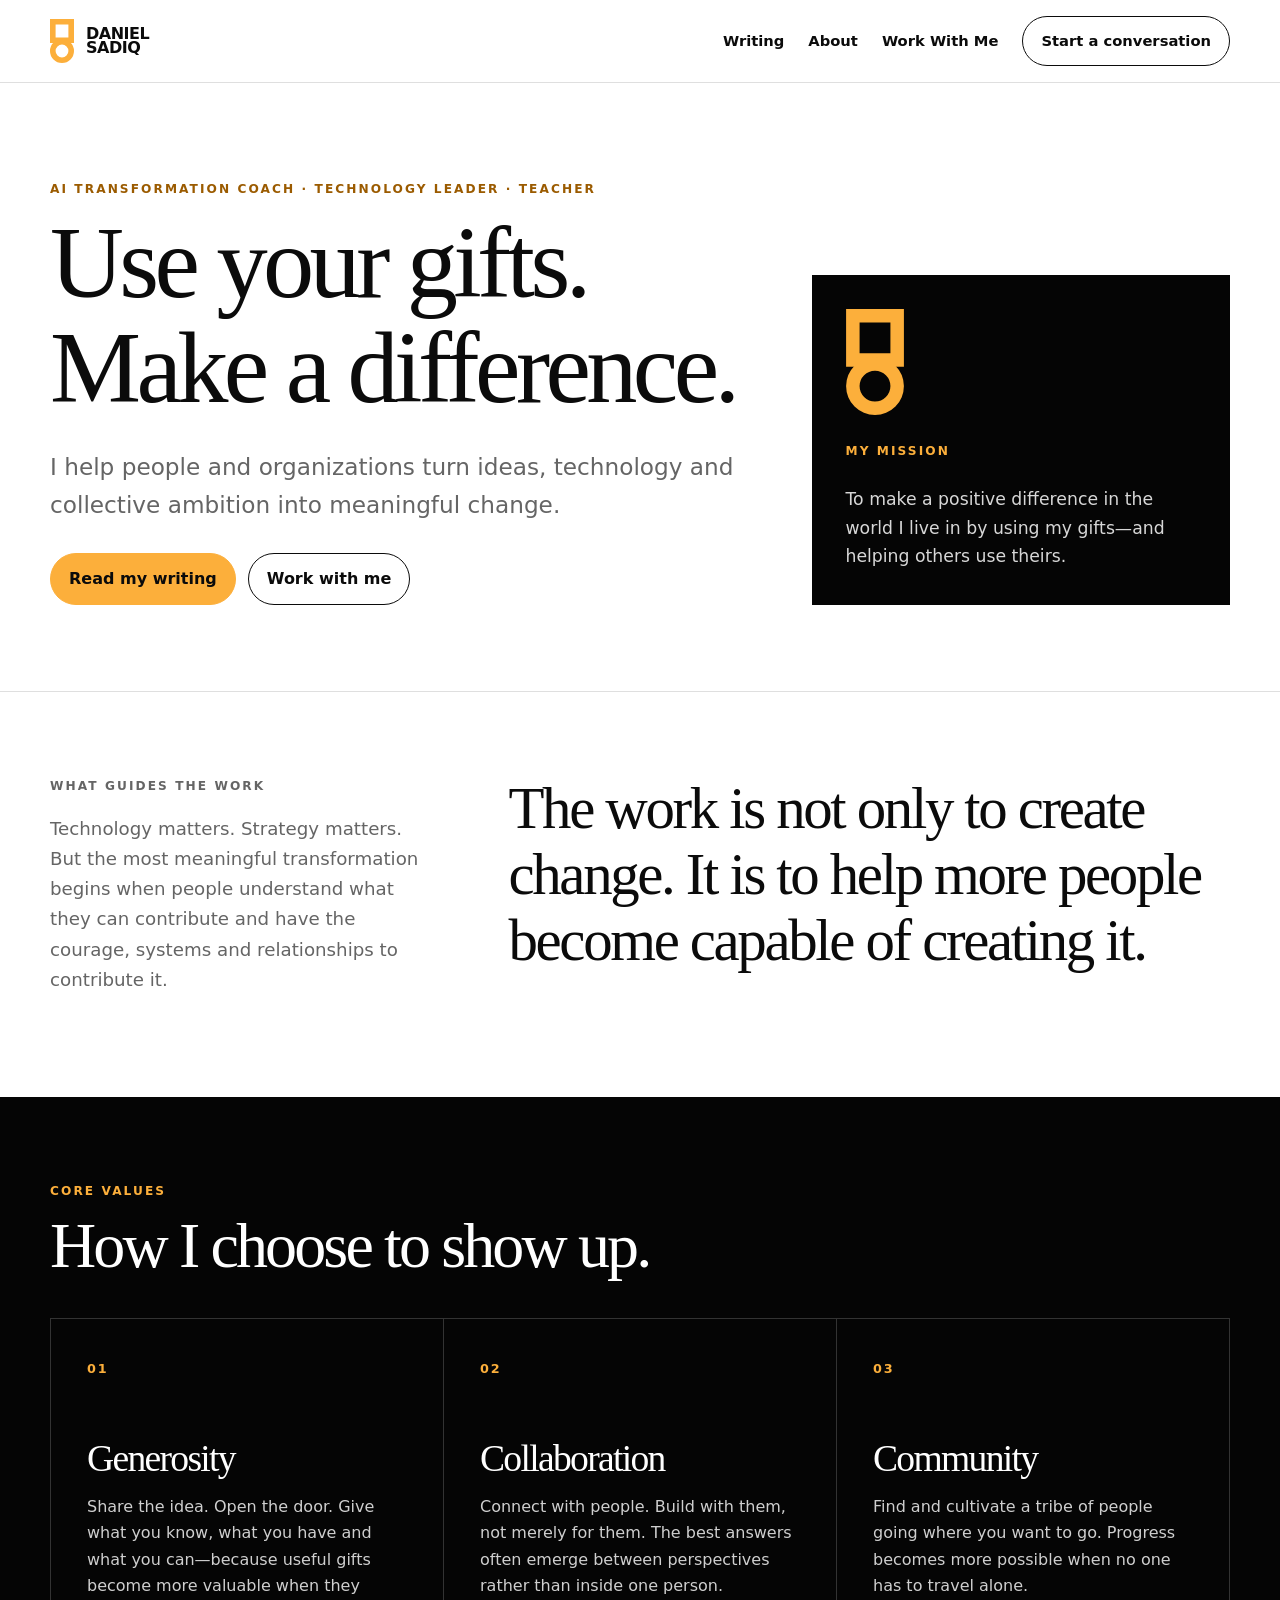
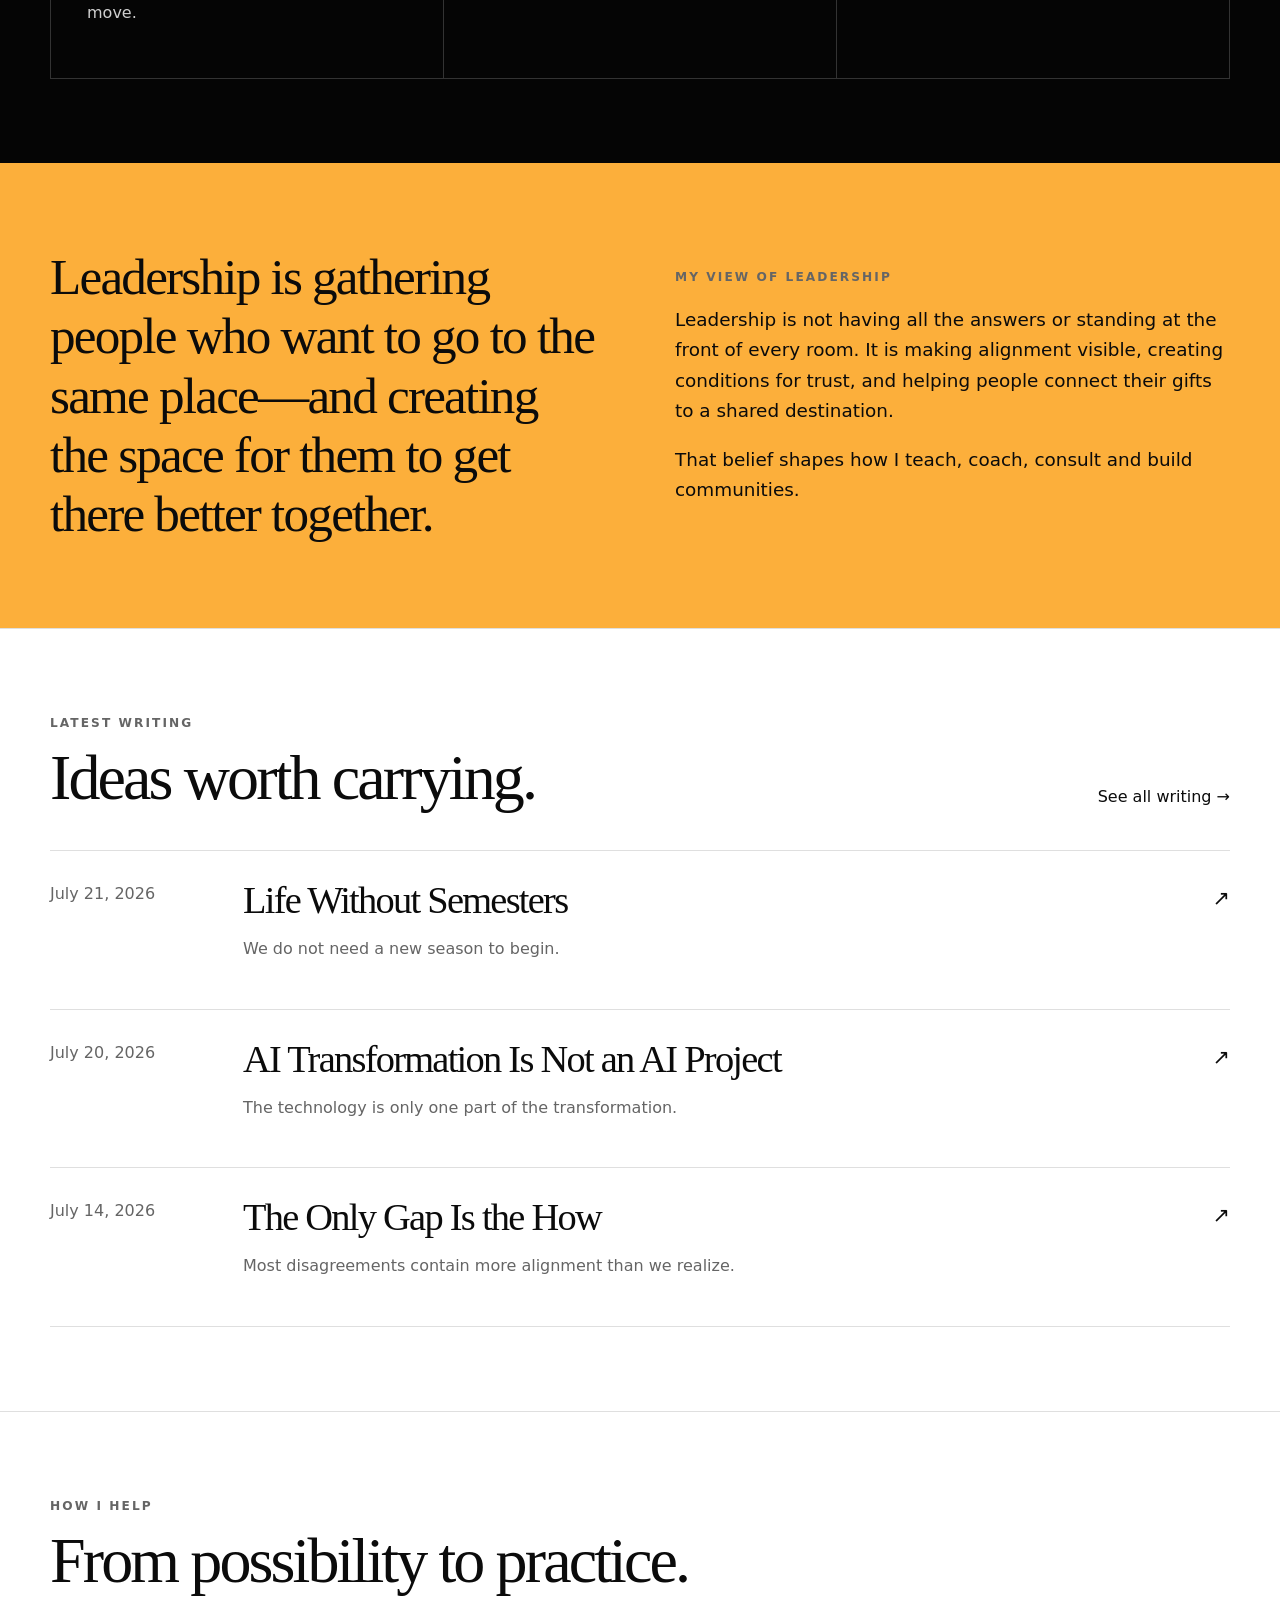
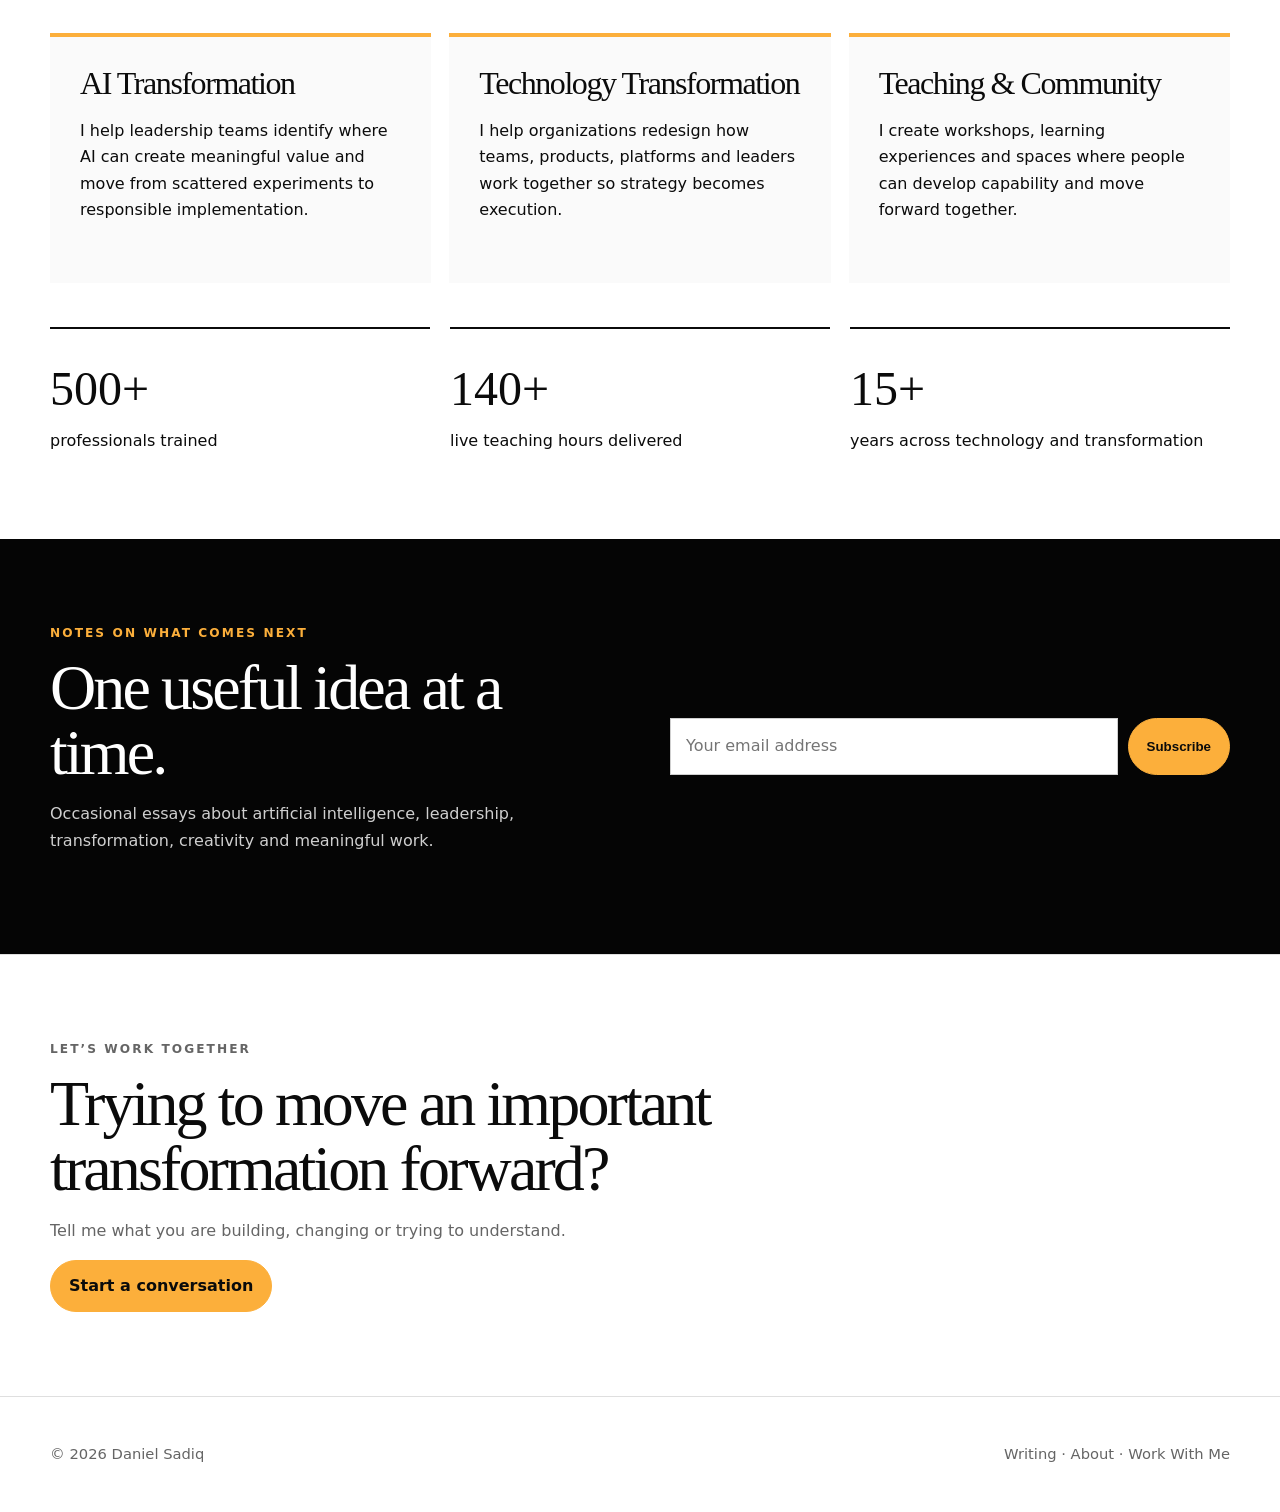
<file: index.html>
<!doctype html><html lang="en"><head><meta charset="utf-8"><meta name="viewport" content="width=device-width,initial-scale=1"><title>Daniel Sadiq — AI Transformation Coach, Technology Leader and Teacher</title><meta name="description" content="Daniel Sadiq helps people and organizations use their gifts, technology and community to make a positive difference."><link rel="stylesheet" href="assets/styles.css"></head><body>
<header class="site-header"><div class="wrap nav"><a class="brand" href="index.html"><img src="assets/brand-mark.svg" alt=""><span class="brand-copy"><span>DANIEL</span><span>SADIQ</span></span></a><nav class="nav-links"><a href="writing/index.html">Writing</a><a href="about.html">About</a><a href="work-with-me.html">Work With Me</a><a class="button" href="work-with-me.html">Start a conversation</a></nav></div></header>
<main>
<section class="hero"><div class="wrap hero-grid"><div><div class="eyebrow accent">AI Transformation Coach · Technology Leader · Teacher</div><h1>Use your gifts.<br>Make a difference.</h1><p>I help people and organizations turn ideas, technology and collective ambition into meaningful change.</p><div class="actions"><a class="button primary" href="writing/index.html">Read my writing</a><a class="button" href="work-with-me.html">Work with me</a></div></div><aside class="hero-card"><img src="assets/brand-mark.svg" alt="Daniel Sadiq symbol"><div><div class="eyebrow" style="color:#fcaf3b">My mission</div><p>To make a positive difference in the world I live in by using my gifts—and helping others use theirs.</p></div></aside></div></section>
<section class="section"><div class="wrap mission"><div><div class="eyebrow">What guides the work</div><p class="mission-copy">Technology matters. Strategy matters. But the most meaningful transformation begins when people understand what they can contribute and have the courage, systems and relationships to contribute it.</p></div><div class="mission-statement">The work is not only to create change. It is to help more people become capable of creating it.</div></div></section>
<section class="section dark"><div class="wrap"><div class="section-head"><div><div class="eyebrow" style="color:#fcaf3b">Core values</div><h2>How I choose to show up.</h2></div></div><div class="values"><article class="value"><span class="value-number">01</span><h3>Generosity</h3><p>Share the idea. Open the door. Give what you know, what you have and what you can—because useful gifts become more valuable when they move.</p></article><article class="value"><span class="value-number">02</span><h3>Collaboration</h3><p>Connect with people. Build with them, not merely for them. The best answers often emerge between perspectives rather than inside one person.</p></article><article class="value"><span class="value-number">03</span><h3>Community</h3><p>Find and cultivate a tribe of people going where you want to go. Progress becomes more possible when no one has to travel alone.</p></article></div></div></section>
<section class="section orange"><div class="wrap leadership-idea"><blockquote>Leadership is gathering people who want to go to the same place—and creating the space for them to get there better together.</blockquote><div class="idea-copy"><div class="eyebrow">My view of leadership</div><p>Leadership is not having all the answers or standing at the front of every room. It is making alignment visible, creating conditions for trust, and helping people connect their gifts to a shared destination.</p><p>That belief shapes how I teach, coach, consult and build communities.</p></div></div></section>
<section class="section"><div class="wrap"><div class="section-head"><div><div class="eyebrow">Latest writing</div><h2>Ideas worth carrying.</h2></div><a href="writing/index.html">See all writing →</a></div><div class="post-list" data-post-list data-limit="3" data-path-prefix="writing/"></div></div></section>
<section class="section"><div class="wrap"><div class="section-head"><div><div class="eyebrow">How I help</div><h2>From possibility to practice.</h2></div></div><div class="services"><div class="service"><h3>AI Transformation</h3><p>I help leadership teams identify where AI can create meaningful value and move from scattered experiments to responsible implementation.</p></div><div class="service"><h3>Technology Transformation</h3><p>I help organizations redesign how teams, products, platforms and leaders work together so strategy becomes execution.</p></div><div class="service"><h3>Teaching & Community</h3><p>I create workshops, learning experiences and spaces where people can develop capability and move forward together.</p></div></div><div class="stats"><div class="stat"><strong>500+</strong><span>professionals trained</span></div><div class="stat"><strong>140+</strong><span>live teaching hours delivered</span></div><div class="stat"><strong>15+</strong><span>years across technology and transformation</span></div></div></div></section>
<section class="section dark"><div class="wrap newsletter"><div><div class="eyebrow" style="color:#fcaf3b">Notes on what comes next</div><h2>One useful idea at a time.</h2><p style="color:#cfcfcf">Occasional essays about artificial intelligence, leadership, transformation, creativity and meaningful work.</p></div><form class="newsletter-form" data-mailto><input type="email" name="email" required placeholder="Your email address"><button class="button primary" type="submit">Subscribe</button></form></div></section>
<section class="section"><div class="wrap"><div class="eyebrow">Let’s work together</div><h2>Trying to move an important transformation forward?</h2><p class="muted">Tell me what you are building, changing or trying to understand.</p><a class="button primary" href="work-with-me.html">Start a conversation</a></div></section>
</main><footer class="footer"><div class="wrap footer-inner"><span>© <span data-year></span> Daniel Sadiq</span><span><a href="writing/index.html">Writing</a> · <a href="about.html">About</a> · <a href="work-with-me.html">Work With Me</a></span></div></footer><script src="assets/posts.js"></script><script src="assets/site.js"></script></body></html>
</file>
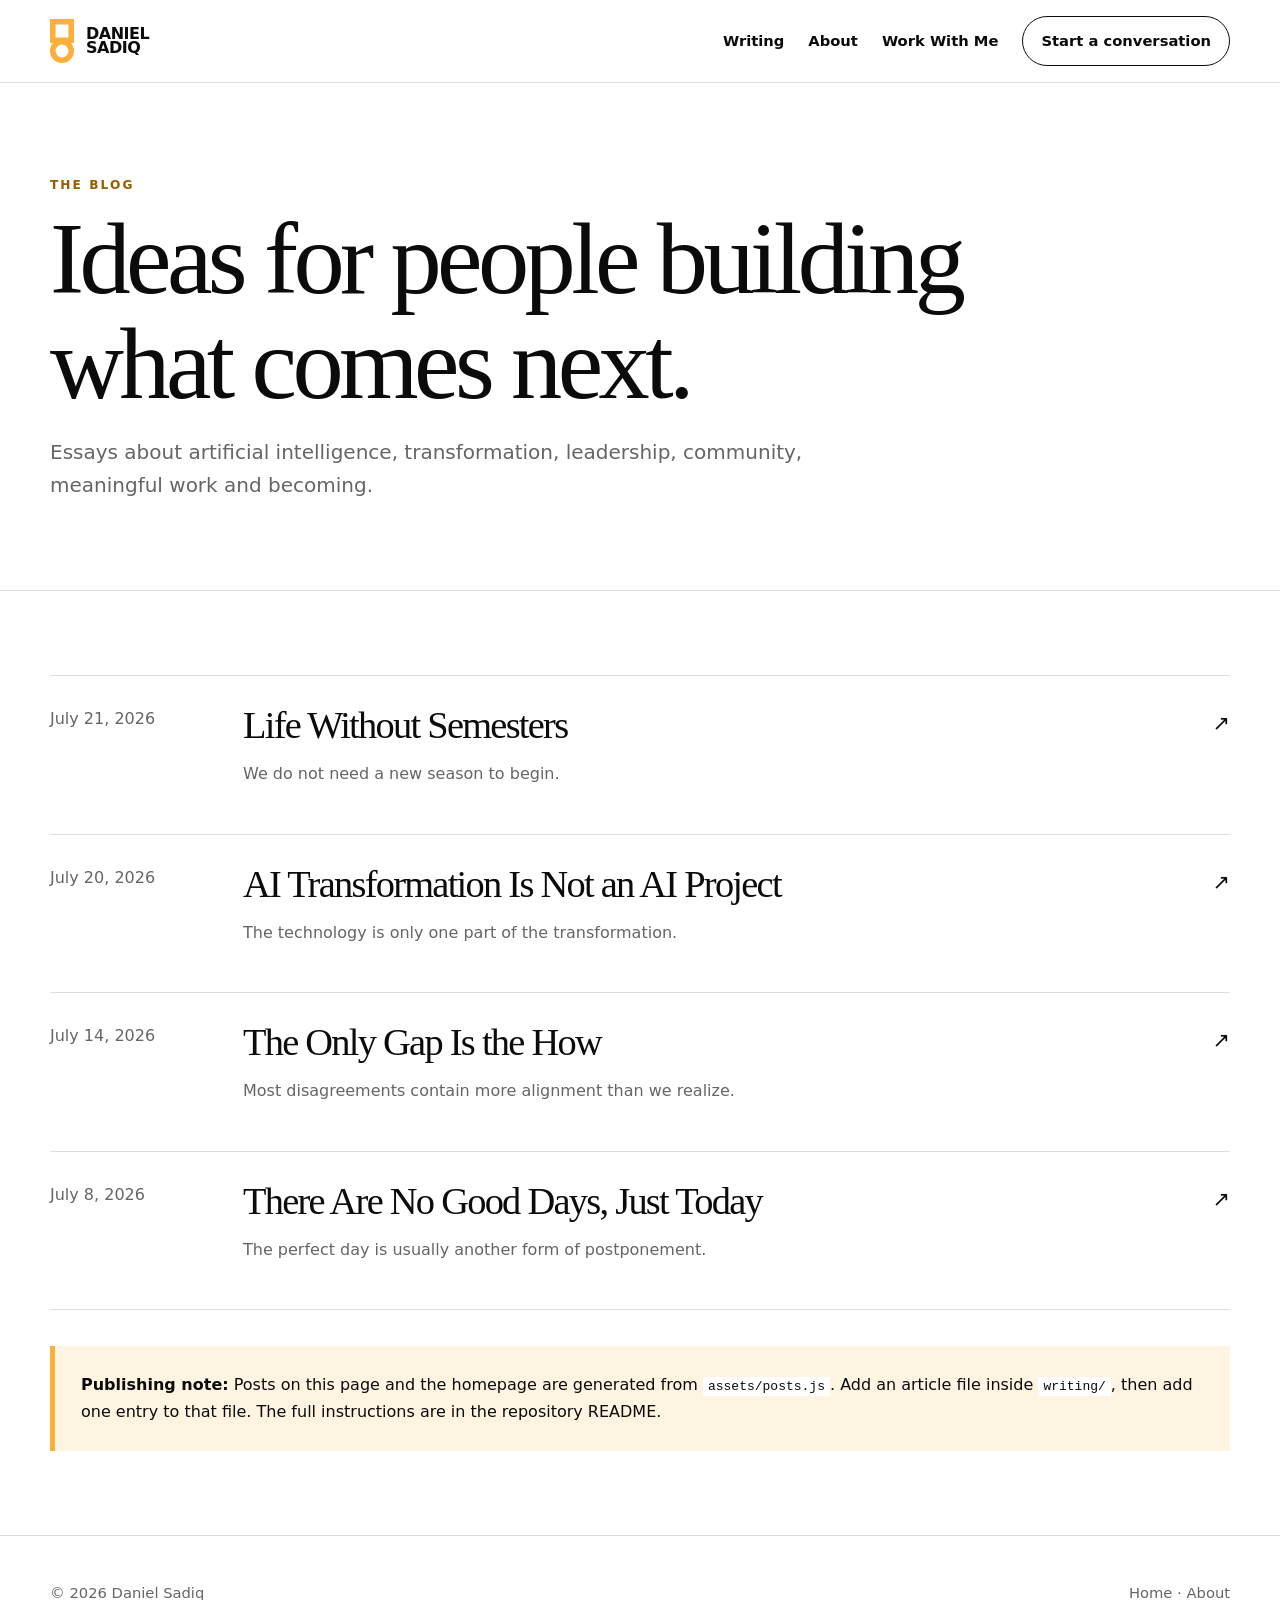
<file: writing/index.html>
<!doctype html><html lang="en"><head><meta charset="utf-8"><meta name="viewport" content="width=device-width,initial-scale=1"><title>Writing — Daniel Sadiq</title><meta name="description" content="Essays by Daniel Sadiq on AI, transformation, leadership, community, work and becoming."><link rel="stylesheet" href="../assets/styles.css"></head><body><header class="site-header"><div class="wrap nav"><a class="brand" href="../index.html"><img src="../assets/brand-mark.svg" alt=""><span class="brand-copy"><span>DANIEL</span><span>SADIQ</span></span></a><nav class="nav-links"><a href="index.html">Writing</a><a href="../about.html">About</a><a href="../work-with-me.html">Work With Me</a><a class="button" href="../work-with-me.html">Start a conversation</a></nav></div></header><main><section class="page-hero"><div class="wrap"><div class="eyebrow accent">The blog</div><h1>Ideas for people building what comes next.</h1><p>Essays about artificial intelligence, transformation, leadership, community, meaningful work and becoming.</p></div></section><section class="section"><div class="wrap"><div class="post-list" data-post-list></div><div class="blog-help"><strong>Publishing note:</strong> Posts on this page and the homepage are generated from <code>assets/posts.js</code>. Add an article file inside <code>writing/</code>, then add one entry to that file. The full instructions are in the repository README.</div></div></section></main><footer class="footer"><div class="wrap footer-inner"><span>© <span data-year></span> Daniel Sadiq</span><span><a href="../index.html">Home</a> · <a href="../about.html">About</a></span></div></footer><script src="../assets/posts.js"></script><script src="../assets/site.js"></script></body></html>
</file>
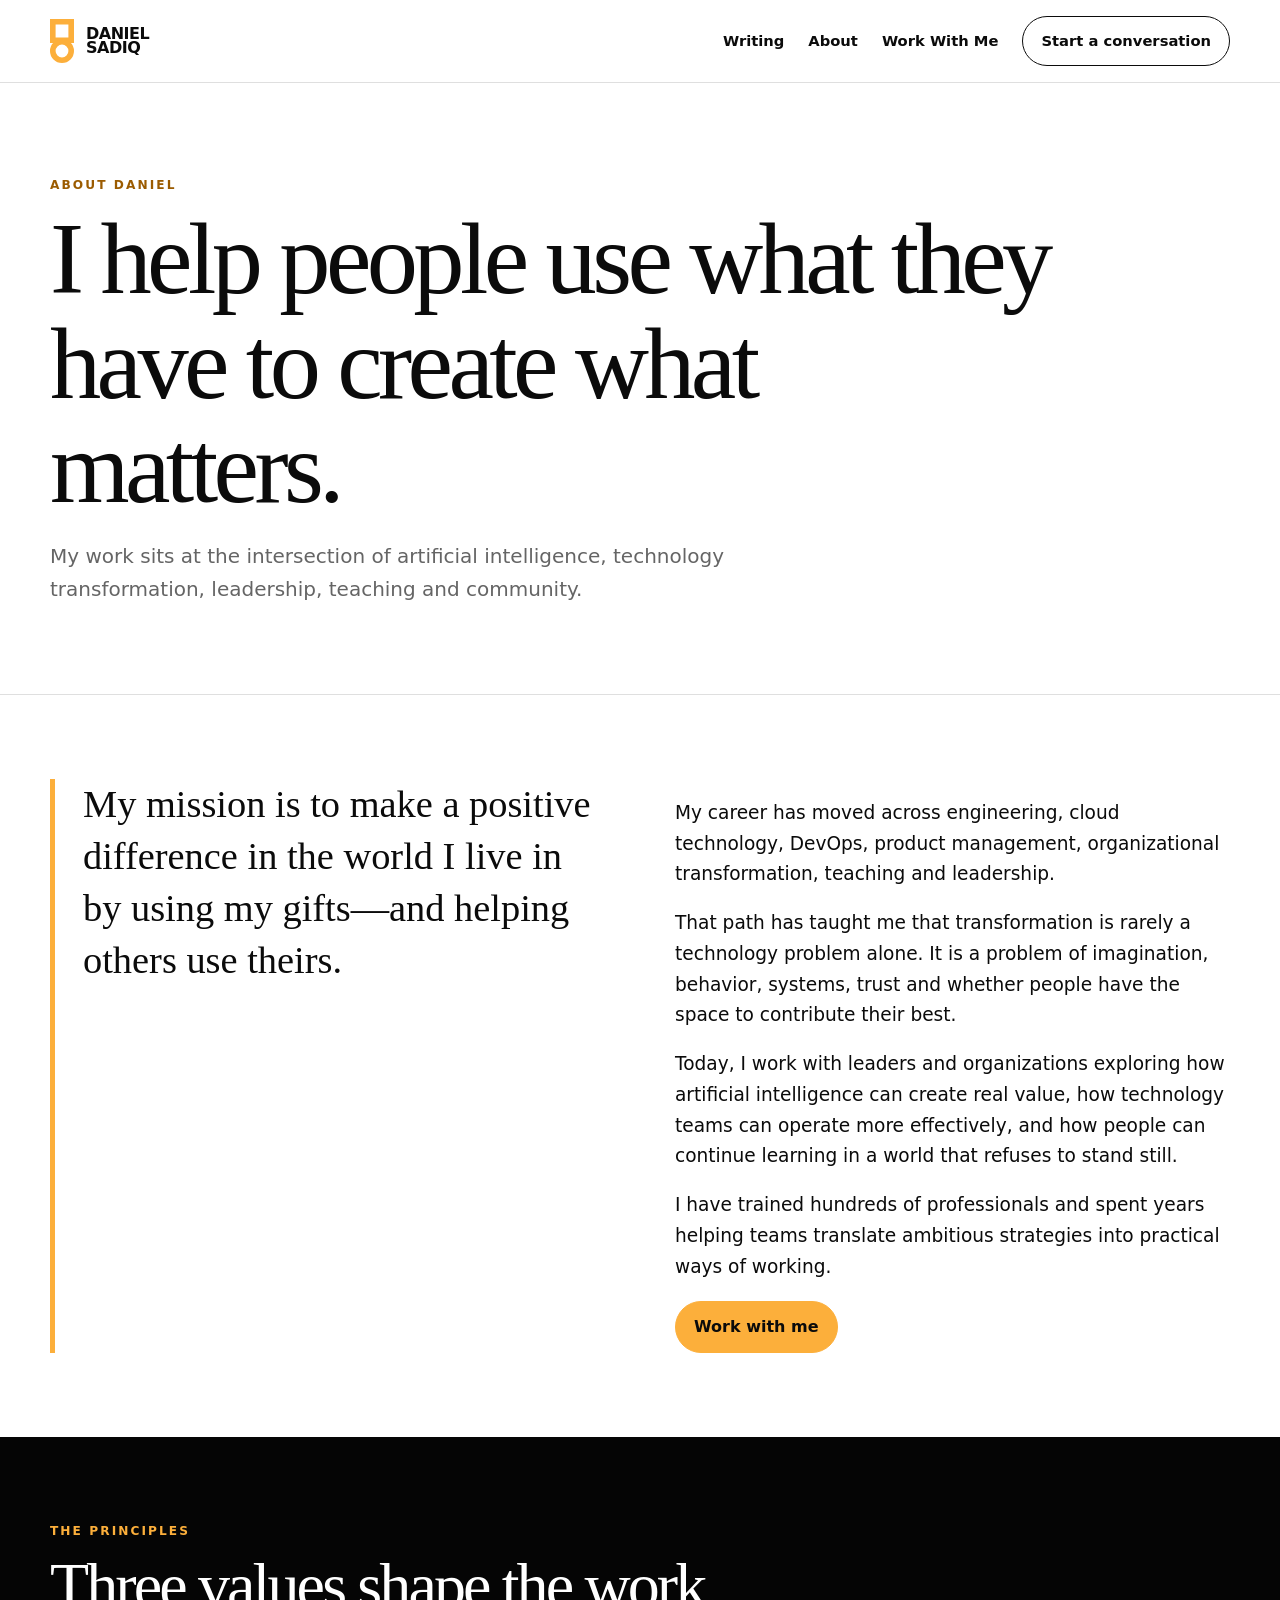
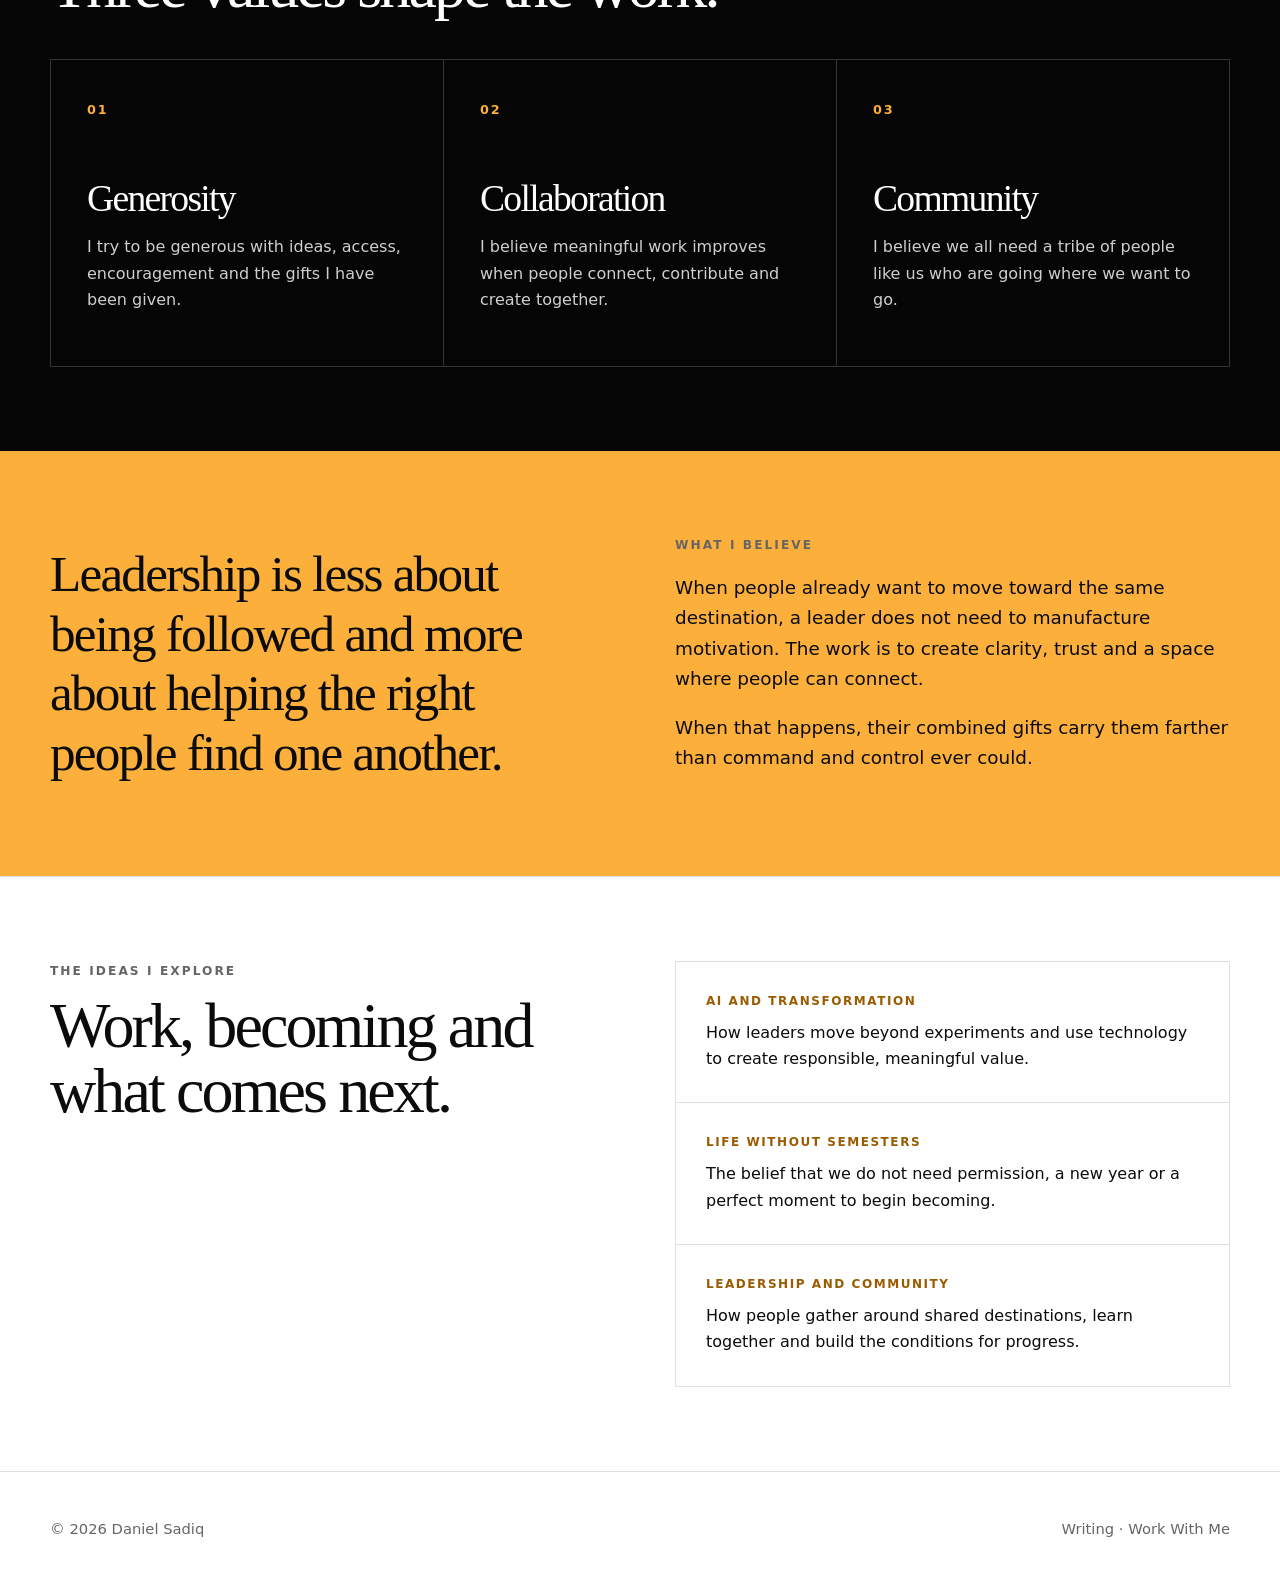
<file: about.html>
<!doctype html><html lang="en"><head><meta charset="utf-8"><meta name="viewport" content="width=device-width,initial-scale=1"><title>About — Daniel Sadiq</title><meta name="description" content="Daniel Sadiq is an AI transformation coach, technology leader and teacher guided by generosity, collaboration and community."><link rel="stylesheet" href="assets/styles.css"></head><body><header class="site-header"><div class="wrap nav"><a class="brand" href="index.html"><img src="assets/brand-mark.svg" alt=""><span class="brand-copy"><span>DANIEL</span><span>SADIQ</span></span></a><nav class="nav-links"><a href="writing/index.html">Writing</a><a href="about.html">About</a><a href="work-with-me.html">Work With Me</a><a class="button" href="work-with-me.html">Start a conversation</a></nav></div></header><main><section class="page-hero"><div class="wrap"><div class="eyebrow accent">About Daniel</div><h1>I help people use what they have to create what matters.</h1><p>My work sits at the intersection of artificial intelligence, technology transformation, leadership, teaching and community.</p></div></section><section class="section"><div class="wrap two-col"><div class="quote-block">My mission is to make a positive difference in the world I live in by using my gifts—and helping others use theirs.</div><div class="bio-copy"><p>My career has moved across engineering, cloud technology, DevOps, product management, organizational transformation, teaching and leadership.</p><p>That path has taught me that transformation is rarely a technology problem alone. It is a problem of imagination, behavior, systems, trust and whether people have the space to contribute their best.</p><p>Today, I work with leaders and organizations exploring how artificial intelligence can create real value, how technology teams can operate more effectively, and how people can continue learning in a world that refuses to stand still.</p><p>I have trained hundreds of professionals and spent years helping teams translate ambitious strategies into practical ways of working.</p><a class="button primary" href="work-with-me.html">Work with me</a></div></div></section><section class="section dark"><div class="wrap"><div class="section-head"><div><div class="eyebrow" style="color:#fcaf3b">The principles</div><h2>Three values shape the work.</h2></div></div><div class="values"><article class="value"><span class="value-number">01</span><h3>Generosity</h3><p>I try to be generous with ideas, access, encouragement and the gifts I have been given.</p></article><article class="value"><span class="value-number">02</span><h3>Collaboration</h3><p>I believe meaningful work improves when people connect, contribute and create together.</p></article><article class="value"><span class="value-number">03</span><h3>Community</h3><p>I believe we all need a tribe of people like us who are going where we want to go.</p></article></div></div></section><section class="section orange"><div class="wrap leadership-idea"><blockquote>Leadership is less about being followed and more about helping the right people find one another.</blockquote><div class="idea-copy"><div class="eyebrow">What I believe</div><p>When people already want to move toward the same destination, a leader does not need to manufacture motivation. The work is to create clarity, trust and a space where people can connect.</p><p>When that happens, their combined gifts carry them farther than command and control ever could.</p></div></div></section><section class="section"><div class="wrap two-col"><div><div class="eyebrow">The ideas I explore</div><h2>Work, becoming and what comes next.</h2></div><div class="principles"><div class="principle"><strong>AI and transformation</strong>How leaders move beyond experiments and use technology to create responsible, meaningful value.</div><div class="principle"><strong>Life Without Semesters</strong>The belief that we do not need permission, a new year or a perfect moment to begin becoming.</div><div class="principle"><strong>Leadership and community</strong>How people gather around shared destinations, learn together and build the conditions for progress.</div></div></div></section></main><footer class="footer"><div class="wrap footer-inner"><span>© <span data-year></span> Daniel Sadiq</span><span><a href="writing/index.html">Writing</a> · <a href="work-with-me.html">Work With Me</a></span></div></footer><script src="assets/site.js"></script></body></html>
</file>
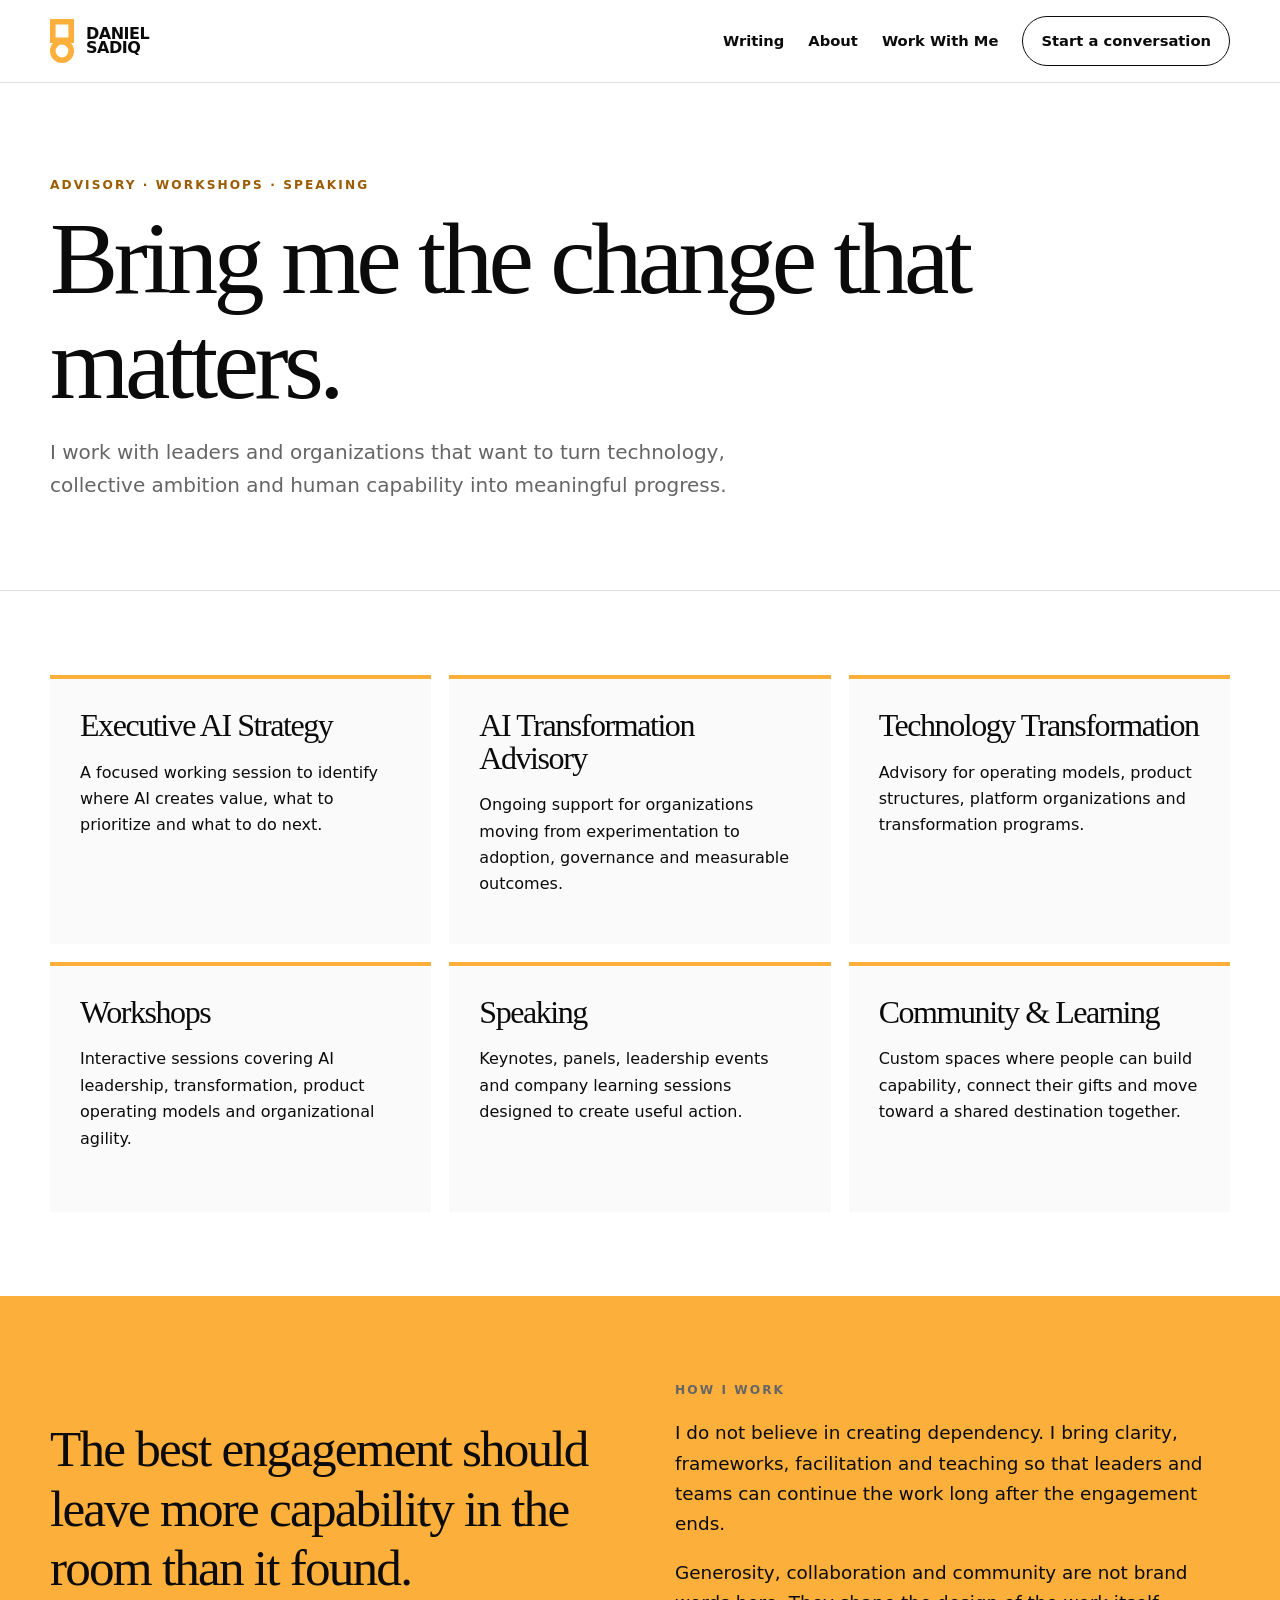
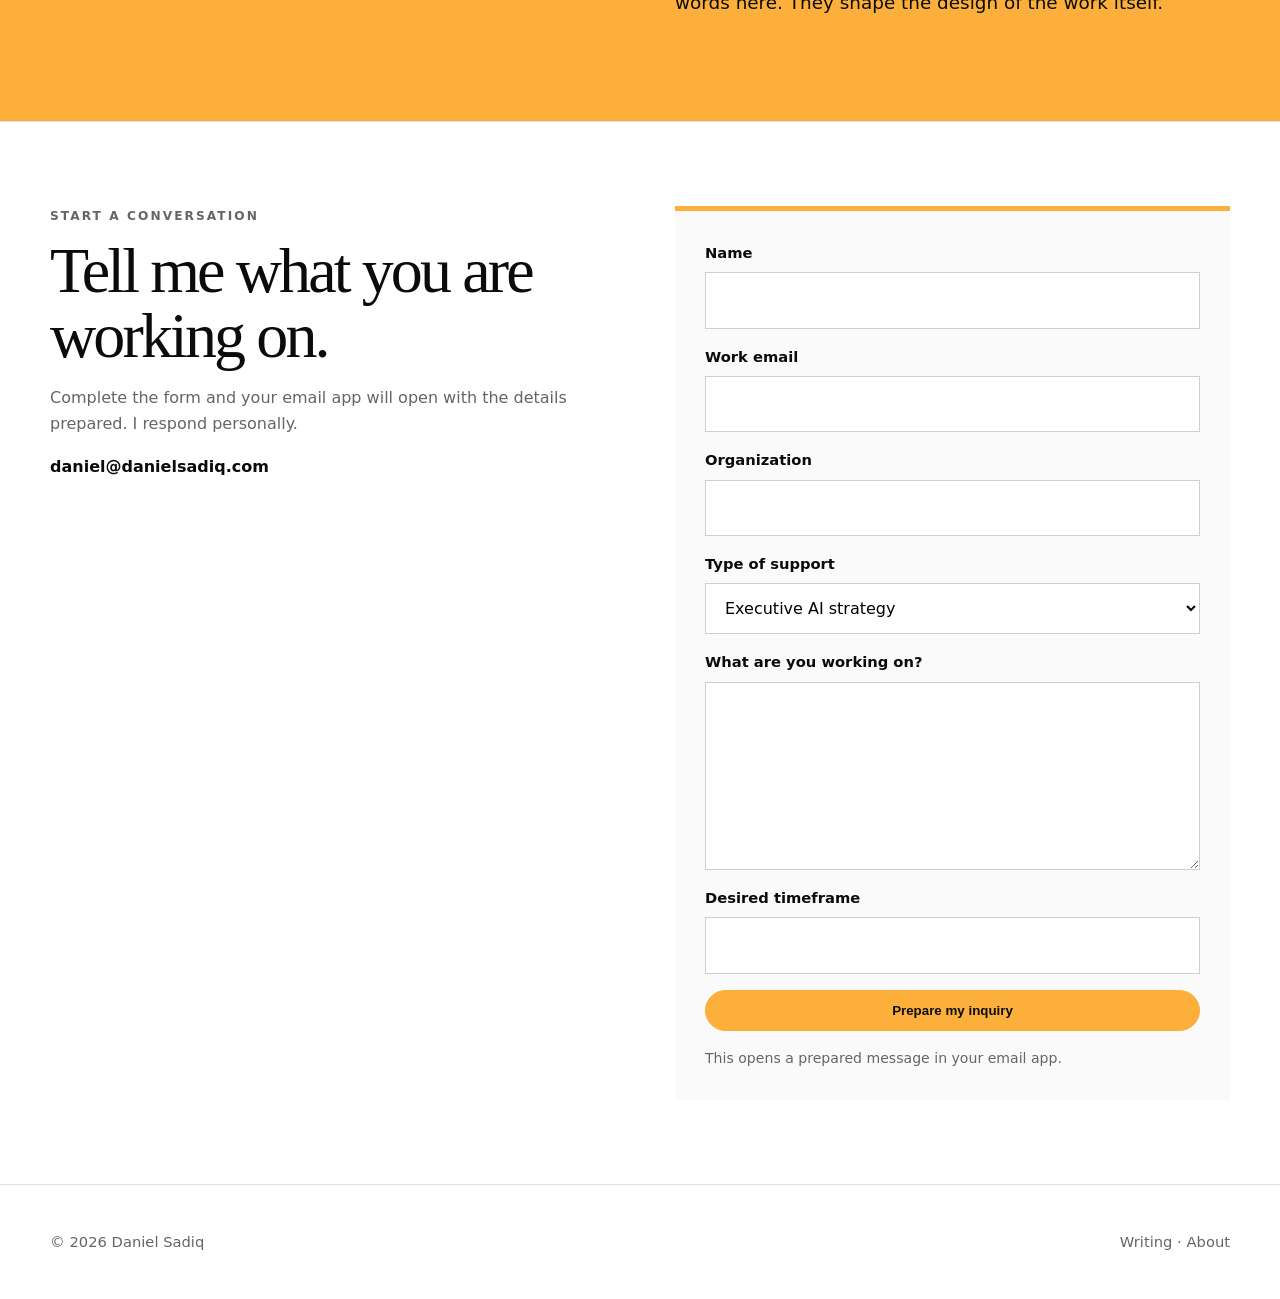
<file: work-with-me.html>
<!doctype html><html lang="en"><head><meta charset="utf-8"><meta name="viewport" content="width=device-width,initial-scale=1"><title>Work With Me — Daniel Sadiq</title><meta name="description" content="Consulting, advisory, workshops, speaking and community-building with Daniel Sadiq."><link rel="stylesheet" href="assets/styles.css"></head><body><header class="site-header"><div class="wrap nav"><a class="brand" href="index.html"><img src="assets/brand-mark.svg" alt=""><span class="brand-copy"><span>DANIEL</span><span>SADIQ</span></span></a><nav class="nav-links"><a href="writing/index.html">Writing</a><a href="about.html">About</a><a href="work-with-me.html">Work With Me</a><a class="button" href="#contact">Start a conversation</a></nav></div></header><main><section class="page-hero"><div class="wrap"><div class="eyebrow accent">Advisory · Workshops · Speaking</div><h1>Bring me the change that matters.</h1><p>I work with leaders and organizations that want to turn technology, collective ambition and human capability into meaningful progress.</p></div></section><section class="section"><div class="wrap services"><div class="service"><h3>Executive AI Strategy</h3><p>A focused working session to identify where AI creates value, what to prioritize and what to do next.</p></div><div class="service"><h3>AI Transformation Advisory</h3><p>Ongoing support for organizations moving from experimentation to adoption, governance and measurable outcomes.</p></div><div class="service"><h3>Technology Transformation</h3><p>Advisory for operating models, product structures, platform organizations and transformation programs.</p></div><div class="service"><h3>Workshops</h3><p>Interactive sessions covering AI leadership, transformation, product operating models and organizational agility.</p></div><div class="service"><h3>Speaking</h3><p>Keynotes, panels, leadership events and company learning sessions designed to create useful action.</p></div><div class="service"><h3>Community & Learning</h3><p>Custom spaces where people can build capability, connect their gifts and move toward a shared destination together.</p></div></div></section><section class="section orange"><div class="wrap leadership-idea"><blockquote>The best engagement should leave more capability in the room than it found.</blockquote><div class="idea-copy"><div class="eyebrow">How I work</div><p>I do not believe in creating dependency. I bring clarity, frameworks, facilitation and teaching so that leaders and teams can continue the work long after the engagement ends.</p><p>Generosity, collaboration and community are not brand words here. They shape the design of the work itself.</p></div></div></section><section class="section" id="contact"><div class="wrap two-col"><div><div class="eyebrow">Start a conversation</div><h2>Tell me what you are working on.</h2><p class="muted">Complete the form and your email app will open with the details prepared. I respond personally.</p><p><a href="mailto:daniel@danielsadiq.com"><strong>daniel@danielsadiq.com</strong></a></p></div><form class="contact-form" data-mailto><div class="field"><label for="name">Name</label><input id="name" name="name" required></div><div class="field"><label for="email">Work email</label><input id="email" name="email" type="email" required></div><div class="field"><label for="org">Organization</label><input id="org" name="organization"></div><div class="field"><label for="support">Type of support</label><select id="support" name="support"><option>Executive AI strategy</option><option>AI transformation advisory</option><option>Technology transformation</option><option>Workshop or teaching</option><option>Speaking</option><option>Community or learning experience</option><option>Other</option></select></div><div class="field"><label for="details">What are you working on?</label><textarea id="details" name="details" rows="6" required></textarea></div><div class="field"><label for="timing">Desired timeframe</label><input id="timing" name="timeframe"></div><button class="button primary" type="submit">Prepare my inquiry</button><div class="note">This opens a prepared message in your email app.</div></form></div></section></main><footer class="footer"><div class="wrap footer-inner"><span>© <span data-year></span> Daniel Sadiq</span><span><a href="writing/index.html">Writing</a> · <a href="about.html">About</a></span></div></footer><script src="assets/site.js"></script></body></html>
</file>
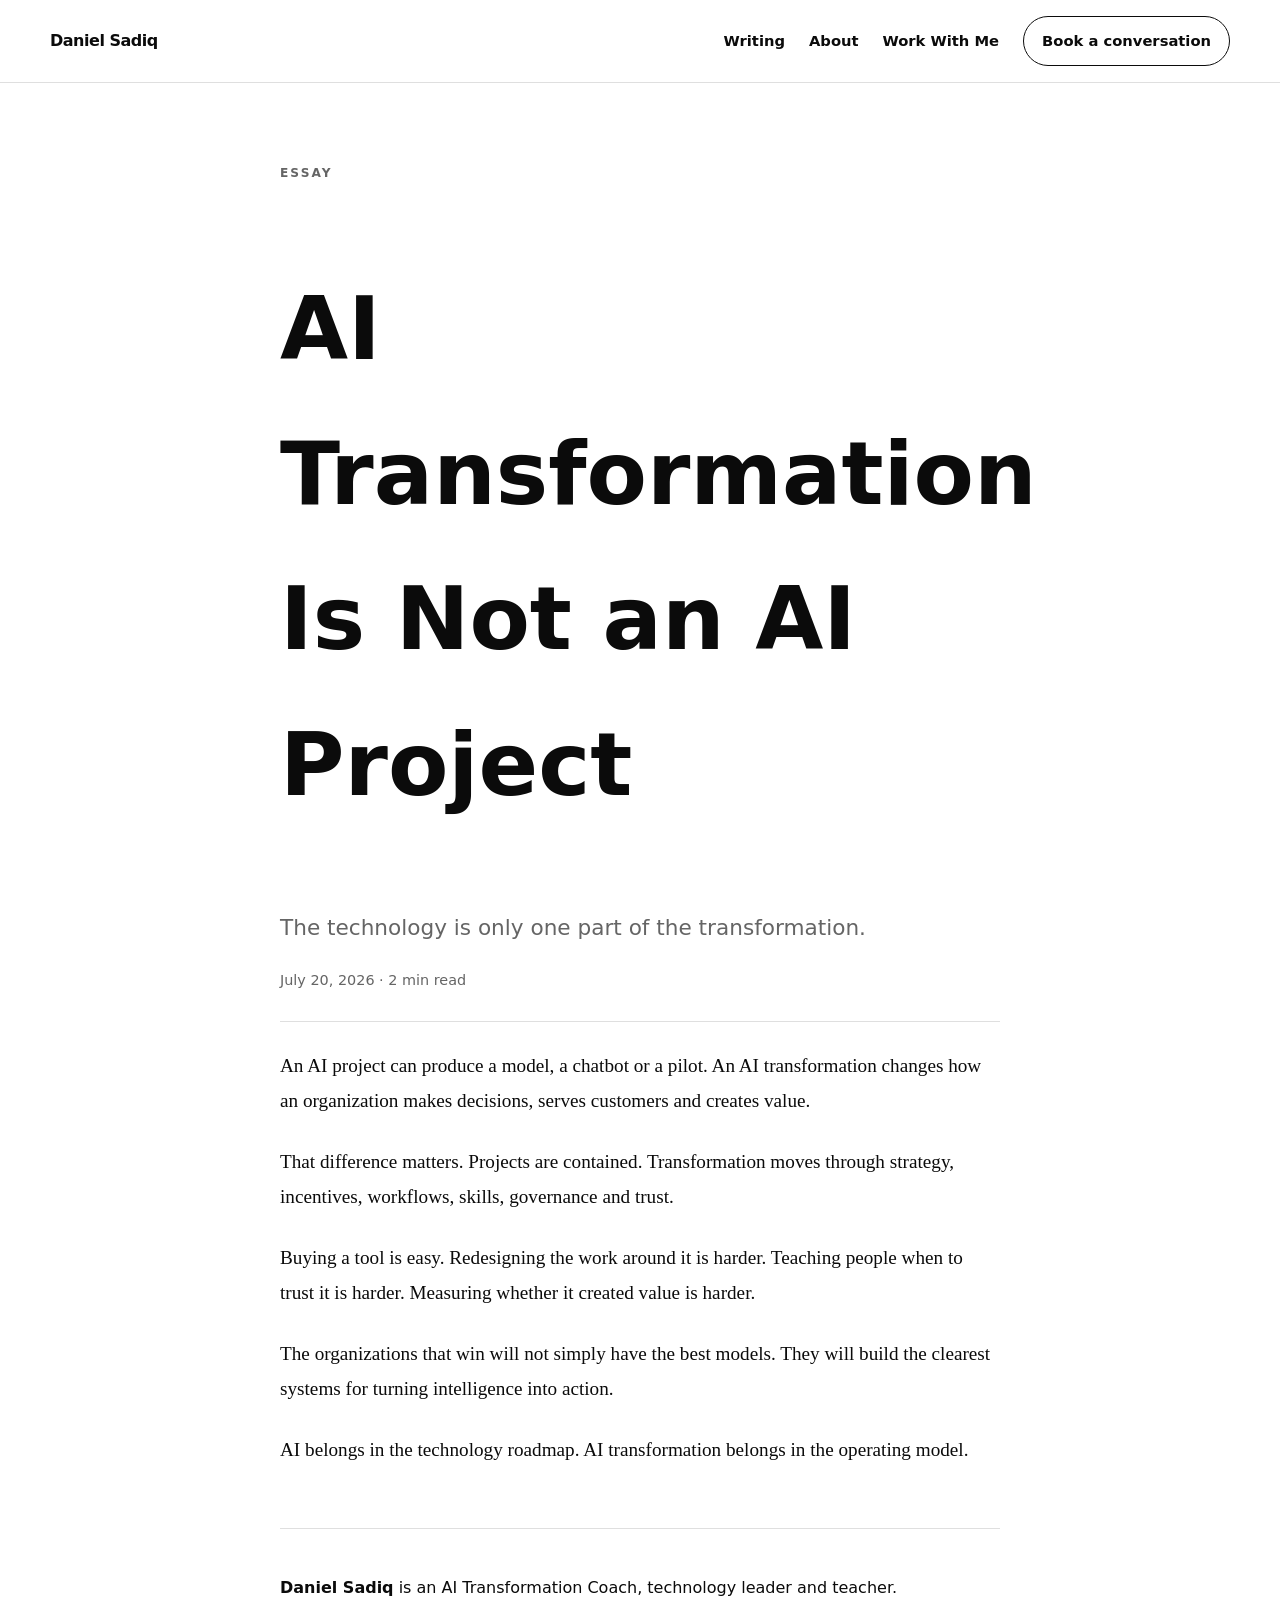
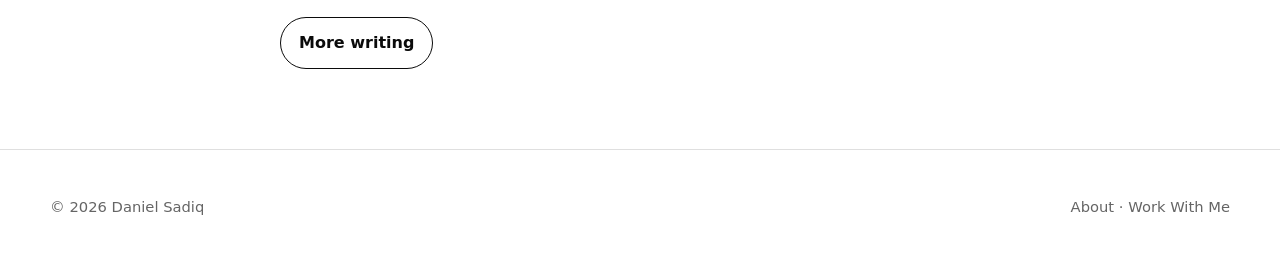
<file: writing/ai-transformation-is-not-an-ai-project.html>
<!doctype html><html lang="en"><head><meta charset="utf-8"><meta name="viewport" content="width=device-width,initial-scale=1"><title>AI Transformation Is Not an AI Project — Daniel Sadiq</title><meta name="description" content="The technology is only one part of the transformation."><link rel="stylesheet" href="../assets/styles.css"></head><body><header class="site-header"><div class="wrap nav"><a class="brand" href="../index.html">Daniel Sadiq</a><nav class="nav-links"><a href="index.html">Writing</a><a href="../about.html">About</a><a href="../work-with-me.html">Work With Me</a><a class="button" href="../work-with-me.html">Book a conversation</a></nav></div></header><main><article class="article"><div class="eyebrow">Essay</div><h1>AI Transformation Is Not an AI Project</h1><p class="dek">The technology is only one part of the transformation.</p><div class="article-meta">July 20, 2026 · 2 min read</div><div class="article-body"><p>An AI project can produce a model, a chatbot or a pilot. An AI transformation changes how an organization makes decisions, serves customers and creates value.</p><p>That difference matters. Projects are contained. Transformation moves through strategy, incentives, workflows, skills, governance and trust.</p><p>Buying a tool is easy. Redesigning the work around it is harder. Teaching people when to trust it is harder. Measuring whether it created value is harder.</p><p>The organizations that win will not simply have the best models. They will build the clearest systems for turning intelligence into action.</p><p>AI belongs in the technology roadmap. AI transformation belongs in the operating model.</p></div><div class="article-end"><p><strong>Daniel Sadiq</strong> is an AI Transformation Coach, technology leader and teacher.</p><a class="button" href="index.html">More writing</a></div></article></main><footer class="footer"><div class="wrap footer-inner"><span>© <span data-year></span> Daniel Sadiq</span><span><a href="../about.html">About</a> · <a href="../work-with-me.html">Work With Me</a></span></div></footer><script src="../assets/site.js"></script></body></html>
</file>
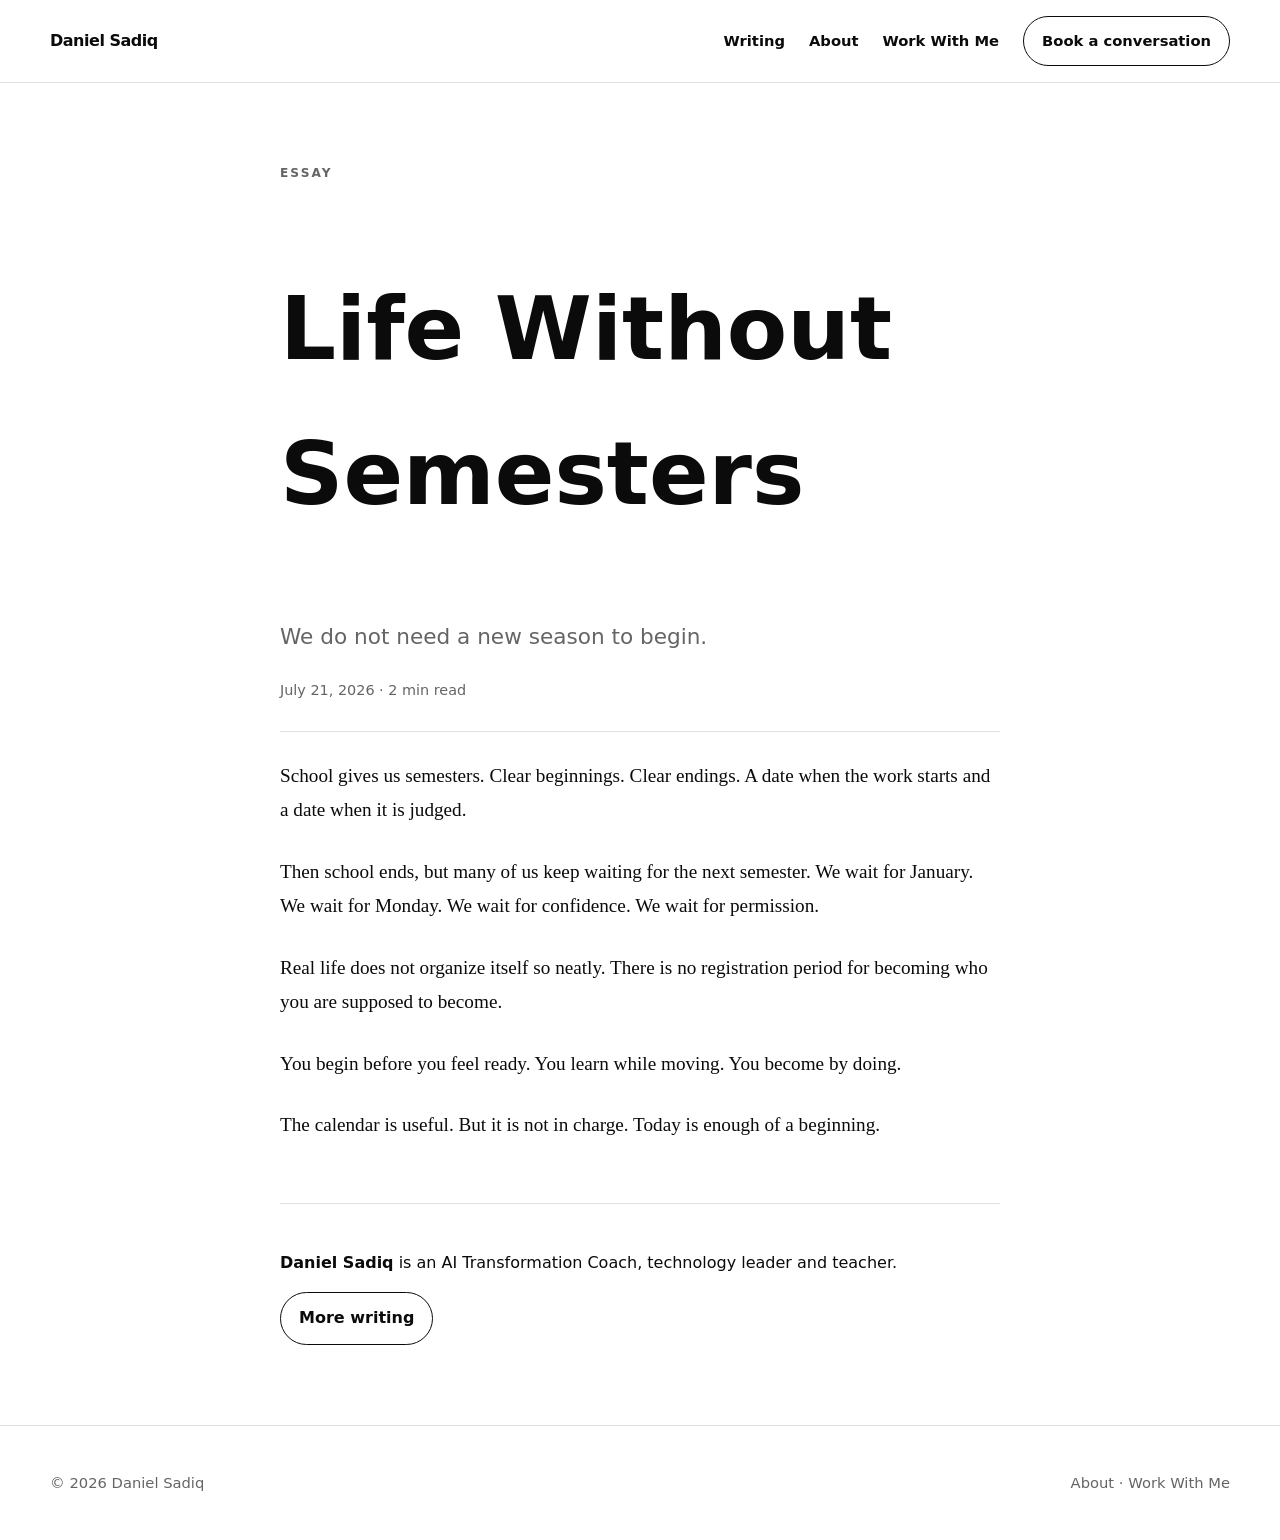
<file: writing/life-without-semesters.html>
<!doctype html><html lang="en"><head><meta charset="utf-8"><meta name="viewport" content="width=device-width,initial-scale=1"><title>Life Without Semesters — Daniel Sadiq</title><meta name="description" content="We do not need a new season to begin."><link rel="stylesheet" href="../assets/styles.css"></head><body><header class="site-header"><div class="wrap nav"><a class="brand" href="../index.html">Daniel Sadiq</a><nav class="nav-links"><a href="index.html">Writing</a><a href="../about.html">About</a><a href="../work-with-me.html">Work With Me</a><a class="button" href="../work-with-me.html">Book a conversation</a></nav></div></header><main><article class="article"><div class="eyebrow">Essay</div><h1>Life Without Semesters</h1><p class="dek">We do not need a new season to begin.</p><div class="article-meta">July 21, 2026 · 2 min read</div><div class="article-body"><p>School gives us semesters. Clear beginnings. Clear endings. A date when the work starts and a date when it is judged.</p><p>Then school ends, but many of us keep waiting for the next semester. We wait for January. We wait for Monday. We wait for confidence. We wait for permission.</p><p>Real life does not organize itself so neatly. There is no registration period for becoming who you are supposed to become.</p><p>You begin before you feel ready. You learn while moving. You become by doing.</p><p>The calendar is useful. But it is not in charge. Today is enough of a beginning.</p></div><div class="article-end"><p><strong>Daniel Sadiq</strong> is an AI Transformation Coach, technology leader and teacher.</p><a class="button" href="index.html">More writing</a></div></article></main><footer class="footer"><div class="wrap footer-inner"><span>© <span data-year></span> Daniel Sadiq</span><span><a href="../about.html">About</a> · <a href="../work-with-me.html">Work With Me</a></span></div></footer><script src="../assets/site.js"></script></body></html>
</file>
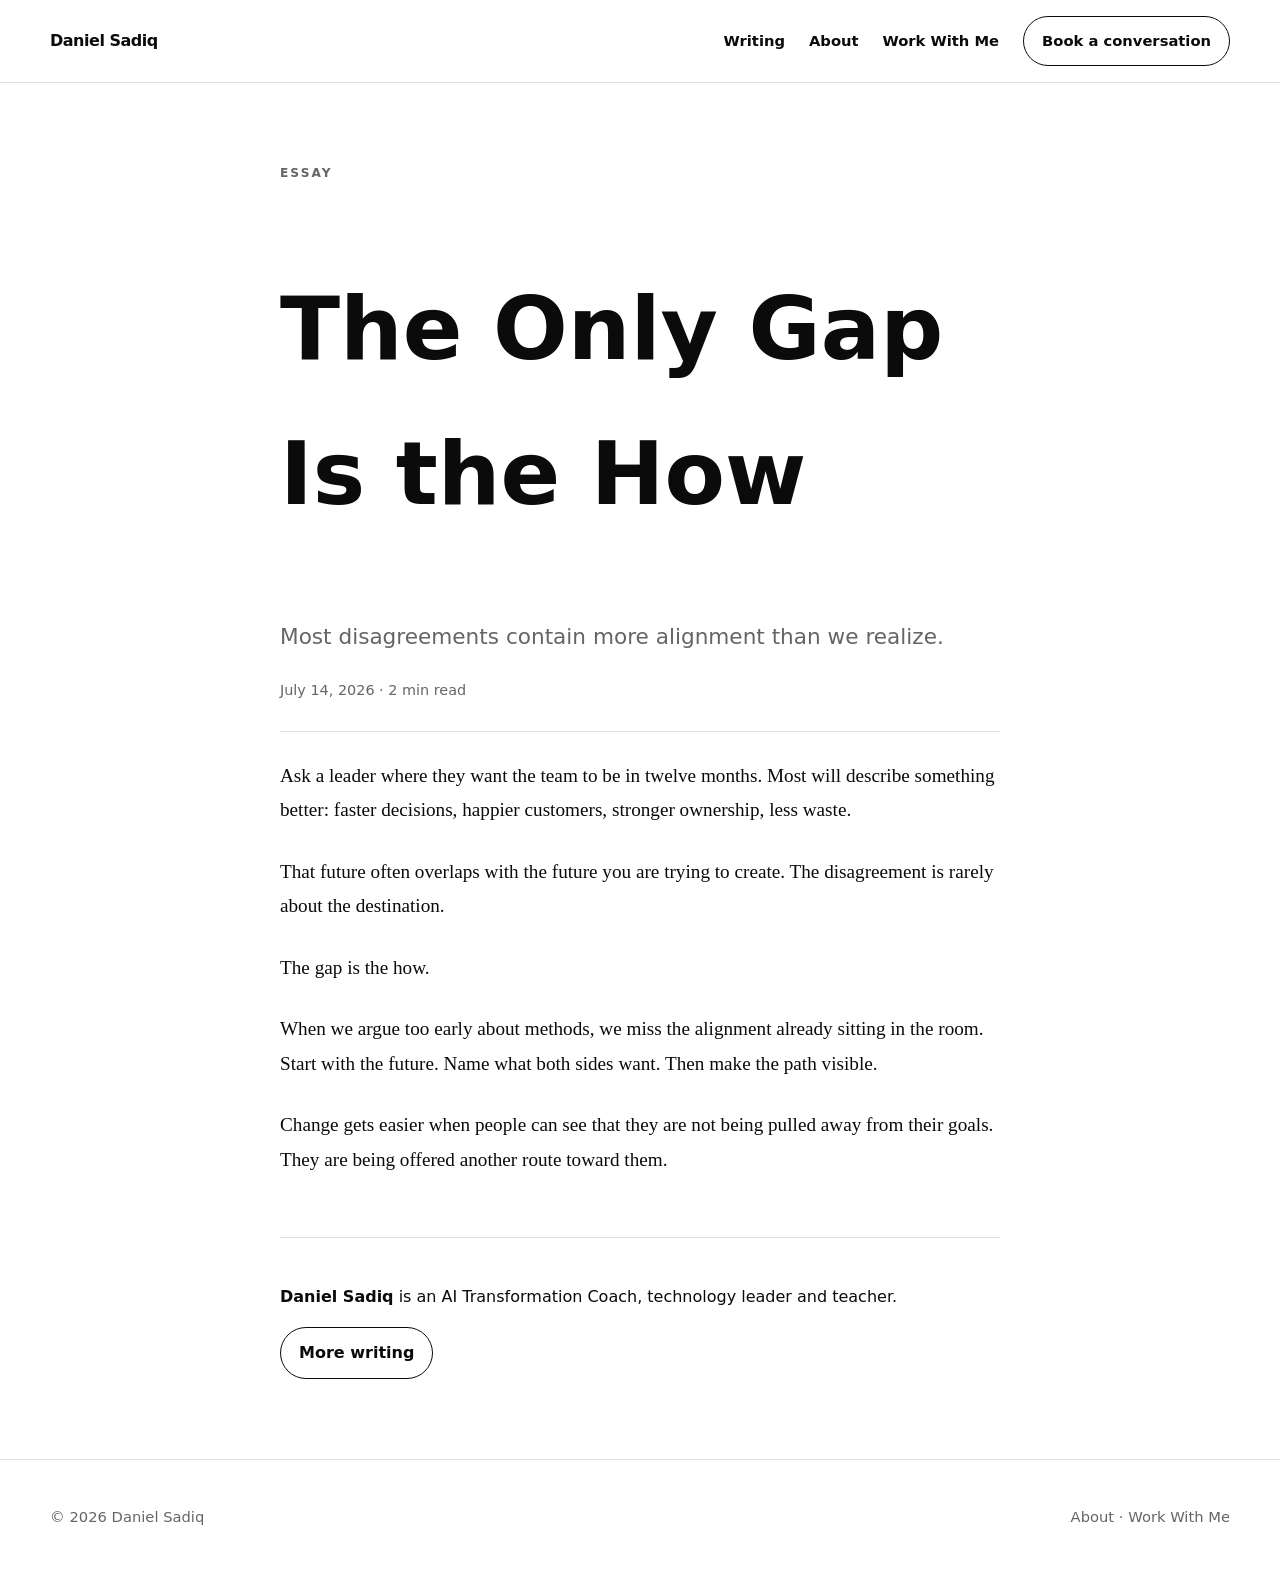
<file: writing/the-only-gap-is-the-how.html>
<!doctype html><html lang="en"><head><meta charset="utf-8"><meta name="viewport" content="width=device-width,initial-scale=1"><title>The Only Gap Is the How — Daniel Sadiq</title><meta name="description" content="Most disagreements contain more alignment than we realize."><link rel="stylesheet" href="../assets/styles.css"></head><body><header class="site-header"><div class="wrap nav"><a class="brand" href="../index.html">Daniel Sadiq</a><nav class="nav-links"><a href="index.html">Writing</a><a href="../about.html">About</a><a href="../work-with-me.html">Work With Me</a><a class="button" href="../work-with-me.html">Book a conversation</a></nav></div></header><main><article class="article"><div class="eyebrow">Essay</div><h1>The Only Gap Is the How</h1><p class="dek">Most disagreements contain more alignment than we realize.</p><div class="article-meta">July 14, 2026 · 2 min read</div><div class="article-body"><p>Ask a leader where they want the team to be in twelve months. Most will describe something better: faster decisions, happier customers, stronger ownership, less waste.</p><p>That future often overlaps with the future you are trying to create. The disagreement is rarely about the destination.</p><p>The gap is the how.</p><p>When we argue too early about methods, we miss the alignment already sitting in the room. Start with the future. Name what both sides want. Then make the path visible.</p><p>Change gets easier when people can see that they are not being pulled away from their goals. They are being offered another route toward them.</p></div><div class="article-end"><p><strong>Daniel Sadiq</strong> is an AI Transformation Coach, technology leader and teacher.</p><a class="button" href="index.html">More writing</a></div></article></main><footer class="footer"><div class="wrap footer-inner"><span>© <span data-year></span> Daniel Sadiq</span><span><a href="../about.html">About</a> · <a href="../work-with-me.html">Work With Me</a></span></div></footer><script src="../assets/site.js"></script></body></html>
</file>
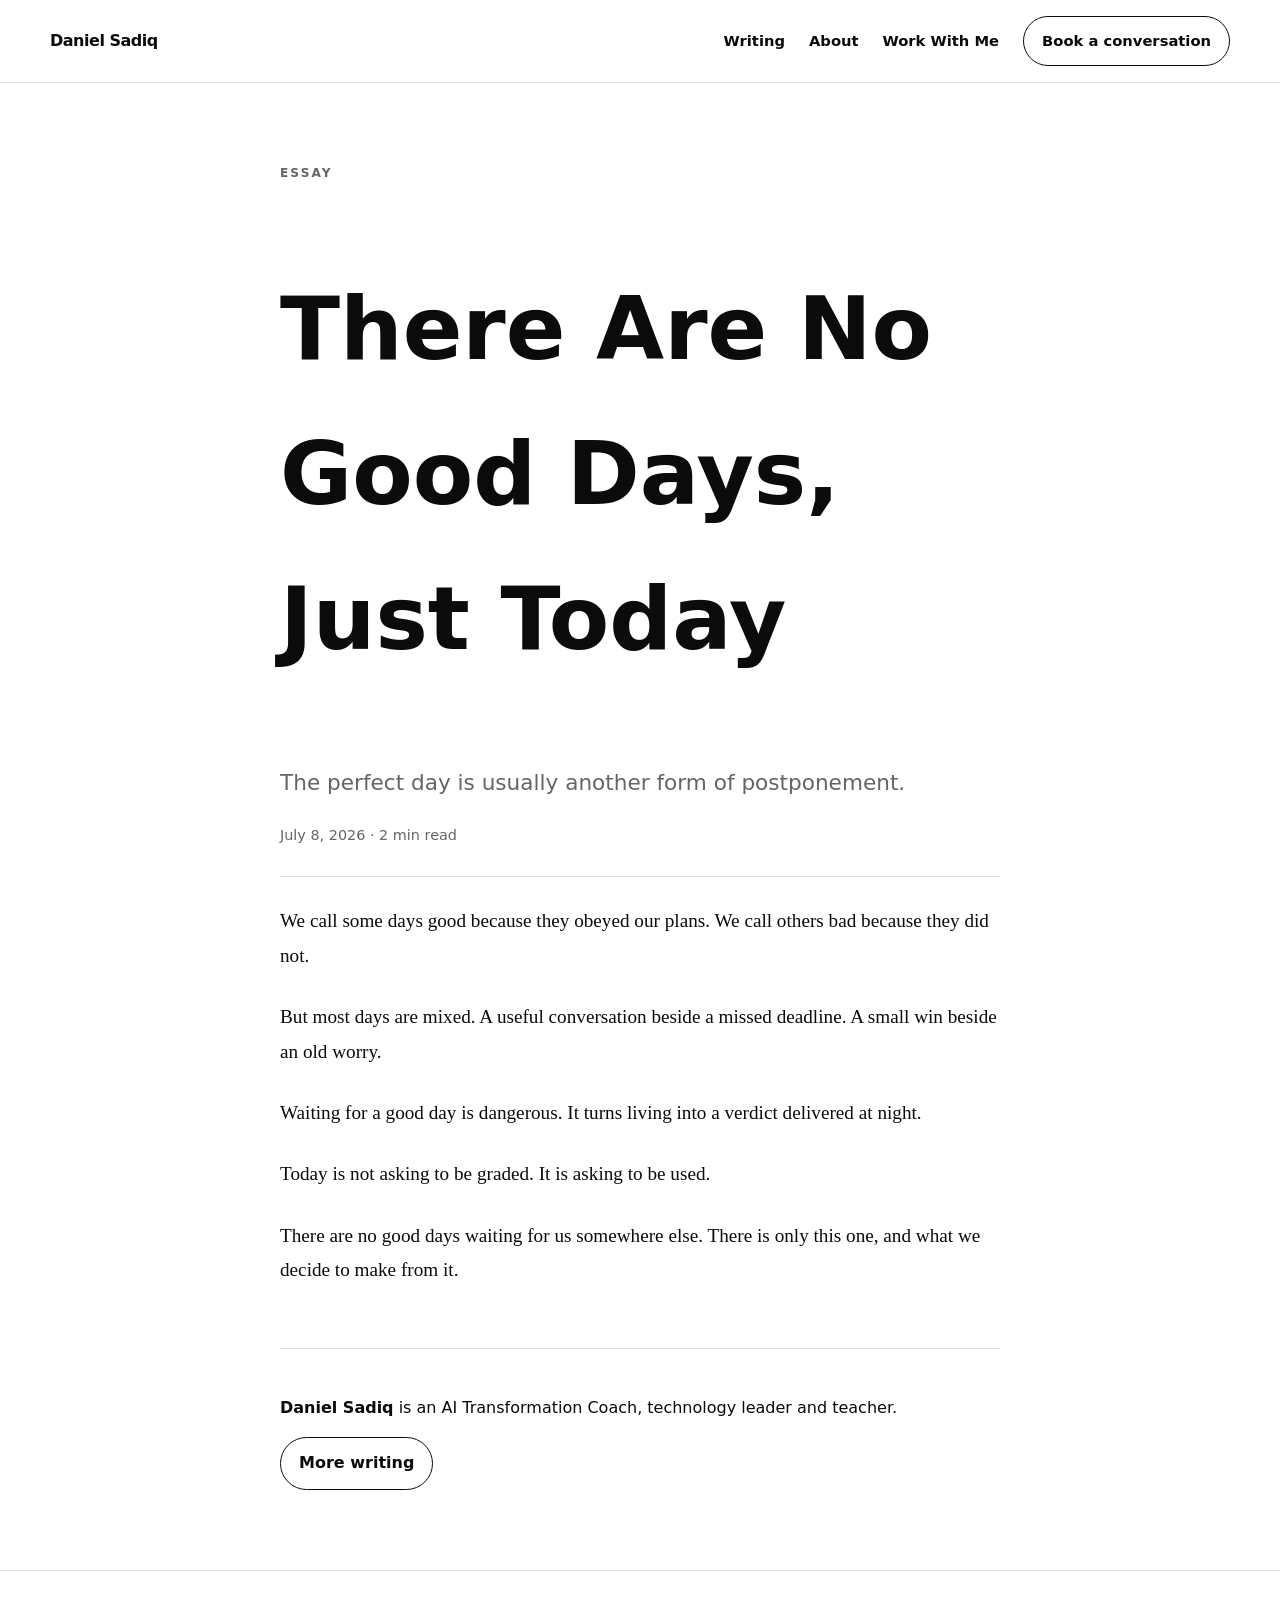
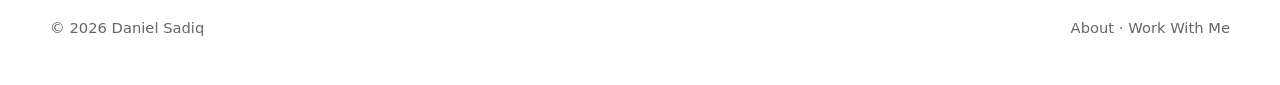
<file: writing/there-are-no-good-days.html>
<!doctype html><html lang="en"><head><meta charset="utf-8"><meta name="viewport" content="width=device-width,initial-scale=1"><title>There Are No Good Days, Just Today — Daniel Sadiq</title><meta name="description" content="The perfect day is usually another form of postponement."><link rel="stylesheet" href="../assets/styles.css"></head><body><header class="site-header"><div class="wrap nav"><a class="brand" href="../index.html">Daniel Sadiq</a><nav class="nav-links"><a href="index.html">Writing</a><a href="../about.html">About</a><a href="../work-with-me.html">Work With Me</a><a class="button" href="../work-with-me.html">Book a conversation</a></nav></div></header><main><article class="article"><div class="eyebrow">Essay</div><h1>There Are No Good Days, Just Today</h1><p class="dek">The perfect day is usually another form of postponement.</p><div class="article-meta">July 8, 2026 · 2 min read</div><div class="article-body"><p>We call some days good because they obeyed our plans. We call others bad because they did not.</p><p>But most days are mixed. A useful conversation beside a missed deadline. A small win beside an old worry.</p><p>Waiting for a good day is dangerous. It turns living into a verdict delivered at night.</p><p>Today is not asking to be graded. It is asking to be used.</p><p>There are no good days waiting for us somewhere else. There is only this one, and what we decide to make from it.</p></div><div class="article-end"><p><strong>Daniel Sadiq</strong> is an AI Transformation Coach, technology leader and teacher.</p><a class="button" href="index.html">More writing</a></div></article></main><footer class="footer"><div class="wrap footer-inner"><span>© <span data-year></span> Daniel Sadiq</span><span><a href="../about.html">About</a> · <a href="../work-with-me.html">Work With Me</a></span></div></footer><script src="../assets/site.js"></script></body></html>
</file>
<file: assets/styles.css>
:root{--bg:#fff;--text:#0b0b0b;--muted:#656565;--accent:#fcaf3b;--accent-soft:#fff4e1;--line:#dfdfdf;--dark:#050505;--card:#fafafa;--max:1180px;--read:720px}*{box-sizing:border-box}html{scroll-behavior:smooth}body{margin:0;background:var(--bg);color:var(--text);font-family:Inter,ui-sans-serif,system-ui,-apple-system,BlinkMacSystemFont,"Segoe UI",sans-serif;line-height:1.65}a{color:inherit;text-decoration:none}a:hover{color:#9b5b00}img{max-width:100%;display:block}.wrap{width:min(calc(100% - 40px),var(--max));margin:auto}.site-header{position:sticky;top:0;z-index:20;background:rgba(255,255,255,.94);backdrop-filter:blur(12px);border-bottom:1px solid var(--line)}.nav{min-height:82px;display:flex;align-items:center;justify-content:space-between;gap:24px}.brand{display:inline-flex;align-items:center;gap:12px;font-weight:800;letter-spacing:-.03em}.brand img{width:24px;height:44px}.brand-copy{display:grid;line-height:.9;font-size:1rem}.nav-links{display:flex;align-items:center;gap:24px;font-size:.92rem;font-weight:650}.button{display:inline-flex;align-items:center;justify-content:center;padding:12px 18px;border:1px solid var(--text);border-radius:999px;font-weight:750;transition:.2s ease}.button:hover{background:var(--text);color:#fff}.button.primary{background:var(--accent);border-color:var(--accent);color:var(--text)}.button.primary:hover{background:var(--text);border-color:var(--text);color:#fff}.hero{padding:96px 0 86px}.hero-grid{display:grid;grid-template-columns:minmax(0,1.25fr) minmax(280px,.75fr);gap:64px;align-items:end}.hero h1,.page-hero h1,h2,h3{font-family:Georgia,"Times New Roman",serif;font-weight:500;letter-spacing:-.045em;line-height:1.02;margin:0}.hero h1{font-size:clamp(3.7rem,8vw,7.6rem);max-width:960px}.hero p{font-size:clamp(1.15rem,2vw,1.45rem);max-width:720px;color:var(--muted);margin:28px 0}.hero-card{background:var(--dark);color:#fff;padding:34px;min-height:330px;display:flex;flex-direction:column;justify-content:space-between}.hero-card img{width:58px;height:106px}.hero-card p{color:#d7d7d7;font-size:1.08rem;margin:24px 0 0}.hero-card strong{color:var(--accent)}.eyebrow{text-transform:uppercase;letter-spacing:.17em;font-size:.76rem;font-weight:800;color:var(--muted);margin-bottom:12px}.eyebrow.accent{color:#9b5b00}.actions{display:flex;gap:12px;flex-wrap:wrap}.section{padding:84px 0;border-top:1px solid var(--line)}.section.dark{background:var(--dark);color:#fff;border-top:0}.section.orange{background:var(--accent);border-top:0}.section-head{display:flex;justify-content:space-between;align-items:end;gap:24px;margin-bottom:40px}.section h2{font-size:clamp(2.6rem,5vw,4.8rem);max-width:850px}.mission{display:grid;grid-template-columns:.7fr 1.3fr;gap:70px;align-items:start}.mission-statement{font-family:Georgia,"Times New Roman",serif;font-size:clamp(2.2rem,4.6vw,4.9rem);line-height:1.12;letter-spacing:-.04em}.mission-copy{font-size:1.14rem;color:var(--muted);max-width:610px}.values{display:grid;grid-template-columns:repeat(3,1fr);gap:1px;background:#333;border:1px solid #333}.value{background:var(--dark);padding:36px;min-height:290px}.value-number{font-size:.8rem;letter-spacing:.14em;color:var(--accent);font-weight:800}.value h3{font-size:2.35rem;margin:58px 0 16px}.value p{color:#cfcfcf}.leadership-idea{display:grid;grid-template-columns:1fr 1fr;gap:70px;align-items:center}.leadership-idea blockquote{font-family:Georgia,"Times New Roman",serif;font-size:clamp(2rem,4vw,4rem);line-height:1.16;letter-spacing:-.035em;margin:0}.leadership-idea .idea-copy{font-size:1.15rem}.start-here{display:grid;grid-template-columns:1.15fr .85fr;gap:60px;align-items:end}.start-here h3{font-size:clamp(2.5rem,5vw,5rem);margin:12px 0 24px}.start-here p{font-size:1.15rem;color:var(--muted)}.quote-block{font-family:Georgia,serif;font-size:clamp(1.6rem,3vw,2.7rem);line-height:1.35;border-left:5px solid var(--accent);padding-left:28px}.post-list{display:grid}.post-row{display:grid;grid-template-columns:165px 1fr auto;gap:28px;padding:30px 0;border-top:1px solid var(--line);align-items:start}.post-row:last-child{border-bottom:1px solid var(--line)}.post-row h3{font-size:clamp(1.65rem,3vw,2.8rem);margin-bottom:8px}.post-row p,.muted,.post-date{color:var(--muted)}.post-row:hover .arrow{transform:translate(4px,-4px)}.arrow{font-size:1.3rem;transition:.2s}.services{display:grid;grid-template-columns:repeat(3,1fr);gap:18px}.service{background:var(--card);padding:30px;border-top:4px solid var(--accent);min-height:250px}.service h3{font-size:2rem;margin-bottom:18px}.stats{display:grid;grid-template-columns:repeat(3,1fr);gap:20px;margin-top:44px}.stat{padding-top:20px;border-top:2px solid var(--text)}.stat strong{display:block;font-family:Georgia,serif;font-size:3rem;font-weight:500}.newsletter{display:grid;grid-template-columns:1fr 1fr;gap:60px;align-items:center}.newsletter-form{display:flex;gap:10px}.newsletter-form input,.contact-form input,.contact-form textarea,.contact-form select{width:100%;padding:14px 15px;border:1px solid #cfcfcf;background:#fff;font:inherit;border-radius:0}.newsletter-form input{min-width:0}.footer{padding:45px 0;border-top:1px solid var(--line);font-size:.92rem;color:var(--muted)}.footer-inner{display:flex;justify-content:space-between;gap:24px}.page-hero{padding:92px 0 68px}.page-hero h1{font-size:clamp(3.5rem,8vw,7rem);max-width:1000px}.page-hero p{font-size:1.25rem;max-width:760px;color:var(--muted)}.article{width:min(calc(100% - 40px),var(--read));margin:auto;padding:80px 0}.article h1{font-size:clamp(3rem,7vw,5.5rem)}.article .dek{font-size:1.35rem;color:var(--muted);margin:24px 0}.article-meta{font-size:.9rem;color:var(--muted);padding-bottom:28px;border-bottom:1px solid var(--line)}.article-body{font-family:Georgia,"Times New Roman",serif;font-size:1.2rem;line-height:1.8}.article-body p{margin:1.4em 0}.article-body h2{font-size:2.4rem;margin-top:2em}.article-body blockquote{margin:2em 0;padding-left:24px;border-left:4px solid var(--accent);font-size:1.5rem}.article-end{margin-top:60px;padding-top:30px;border-top:1px solid var(--line)}.two-col{display:grid;grid-template-columns:1fr 1fr;gap:70px}.bio-copy p{font-size:1.16rem}.principles{display:grid;gap:1px;background:var(--line);border:1px solid var(--line)}.principle{background:#fff;padding:30px}.principle strong{display:block;color:#9b5b00;text-transform:uppercase;letter-spacing:.13em;font-size:.75rem;margin-bottom:8px}.contact-form{display:grid;gap:16px;background:var(--card);padding:30px;border-top:5px solid var(--accent)}label{font-weight:700;font-size:.92rem}.field{display:grid;gap:7px}.note{font-size:.88rem;color:var(--muted)}.blog-help{background:var(--accent-soft);padding:26px;border-left:5px solid var(--accent);margin-top:36px}.blog-help code{background:#fff;padding:2px 5px}@media(max-width:850px){.nav-links a:not(.button){display:none}.hero{padding:68px 0}.hero-grid,.mission,.leadership-idea,.start-here,.newsletter,.two-col{grid-template-columns:1fr}.hero-card{min-height:260px}.values,.services,.stats{grid-template-columns:1fr}.post-row{grid-template-columns:1fr;gap:8px}.post-row .arrow{display:none}.section{padding:64px 0}.newsletter-form{flex-direction:column}.footer-inner{flex-direction:column}.hero h1{font-size:3.55rem}.mission-statement{font-size:2.75rem}.value{min-height:auto}.value h3{margin-top:28px}}
</file>
